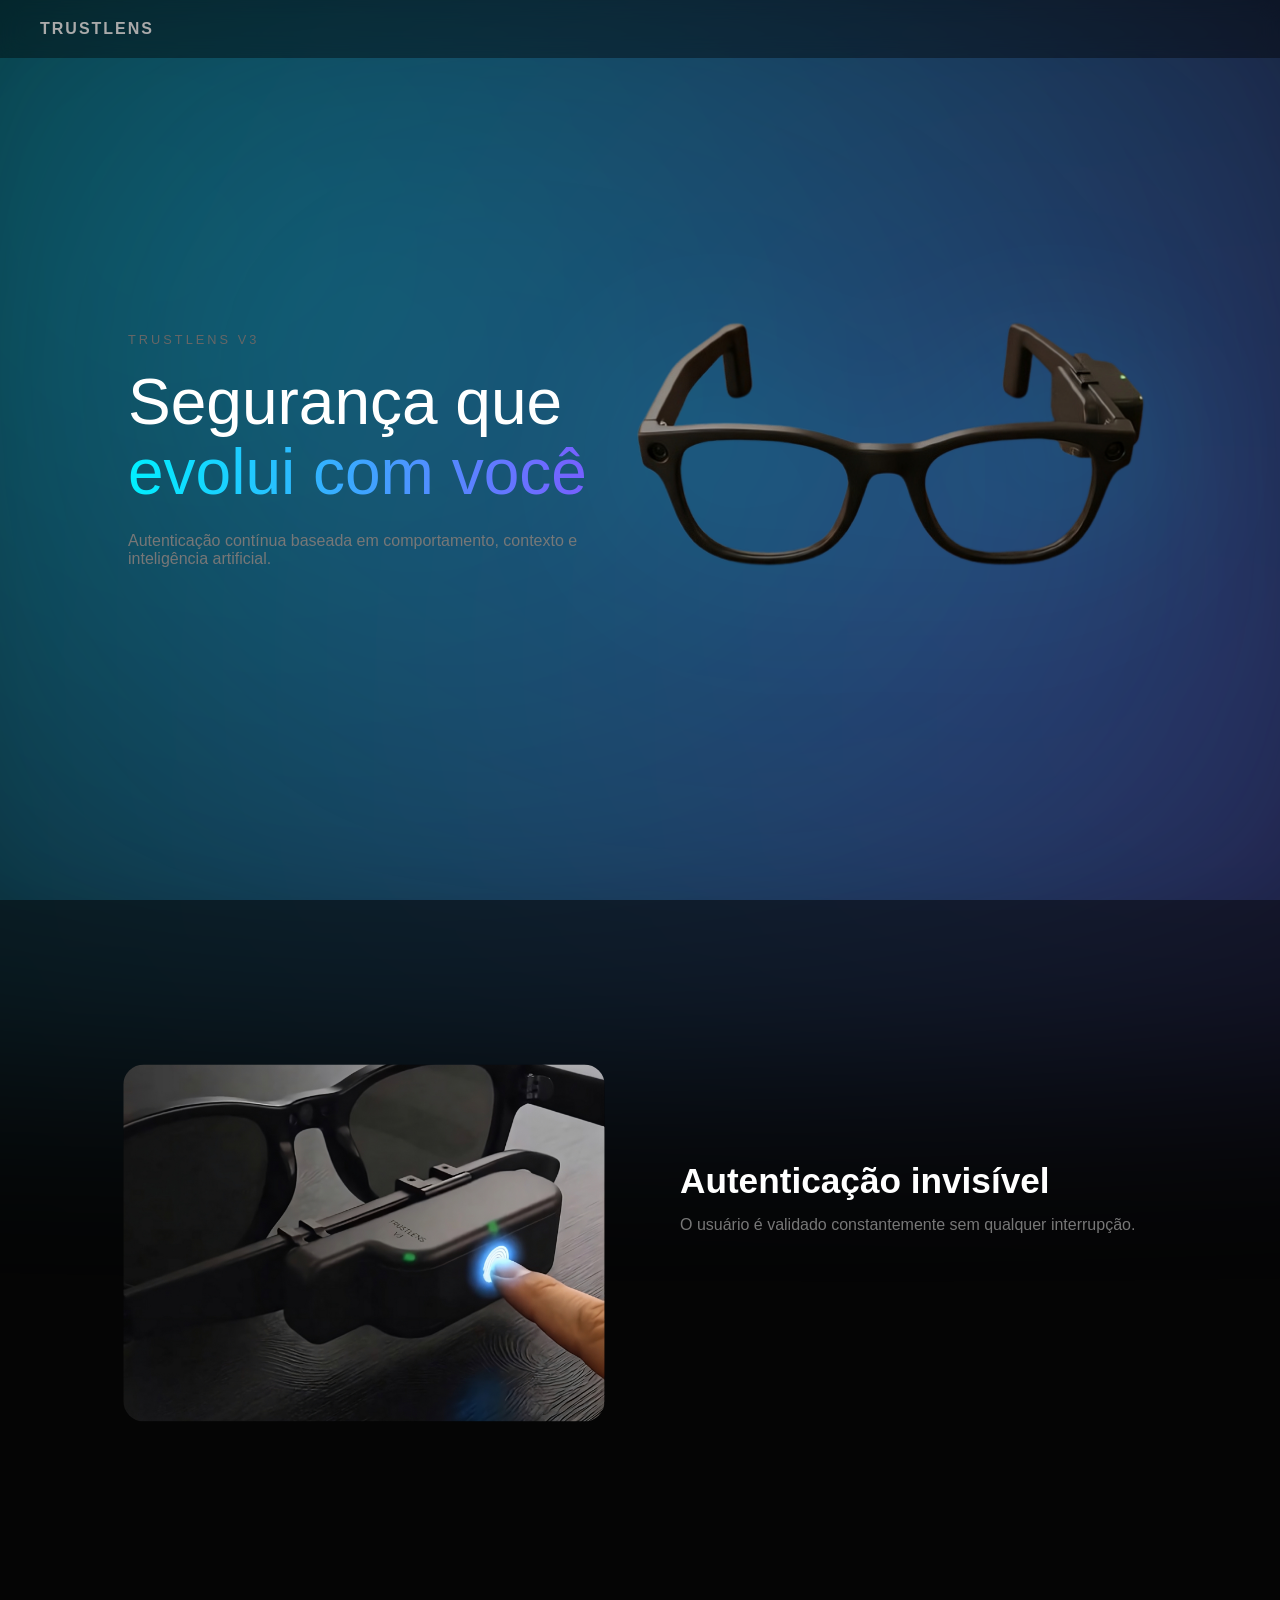
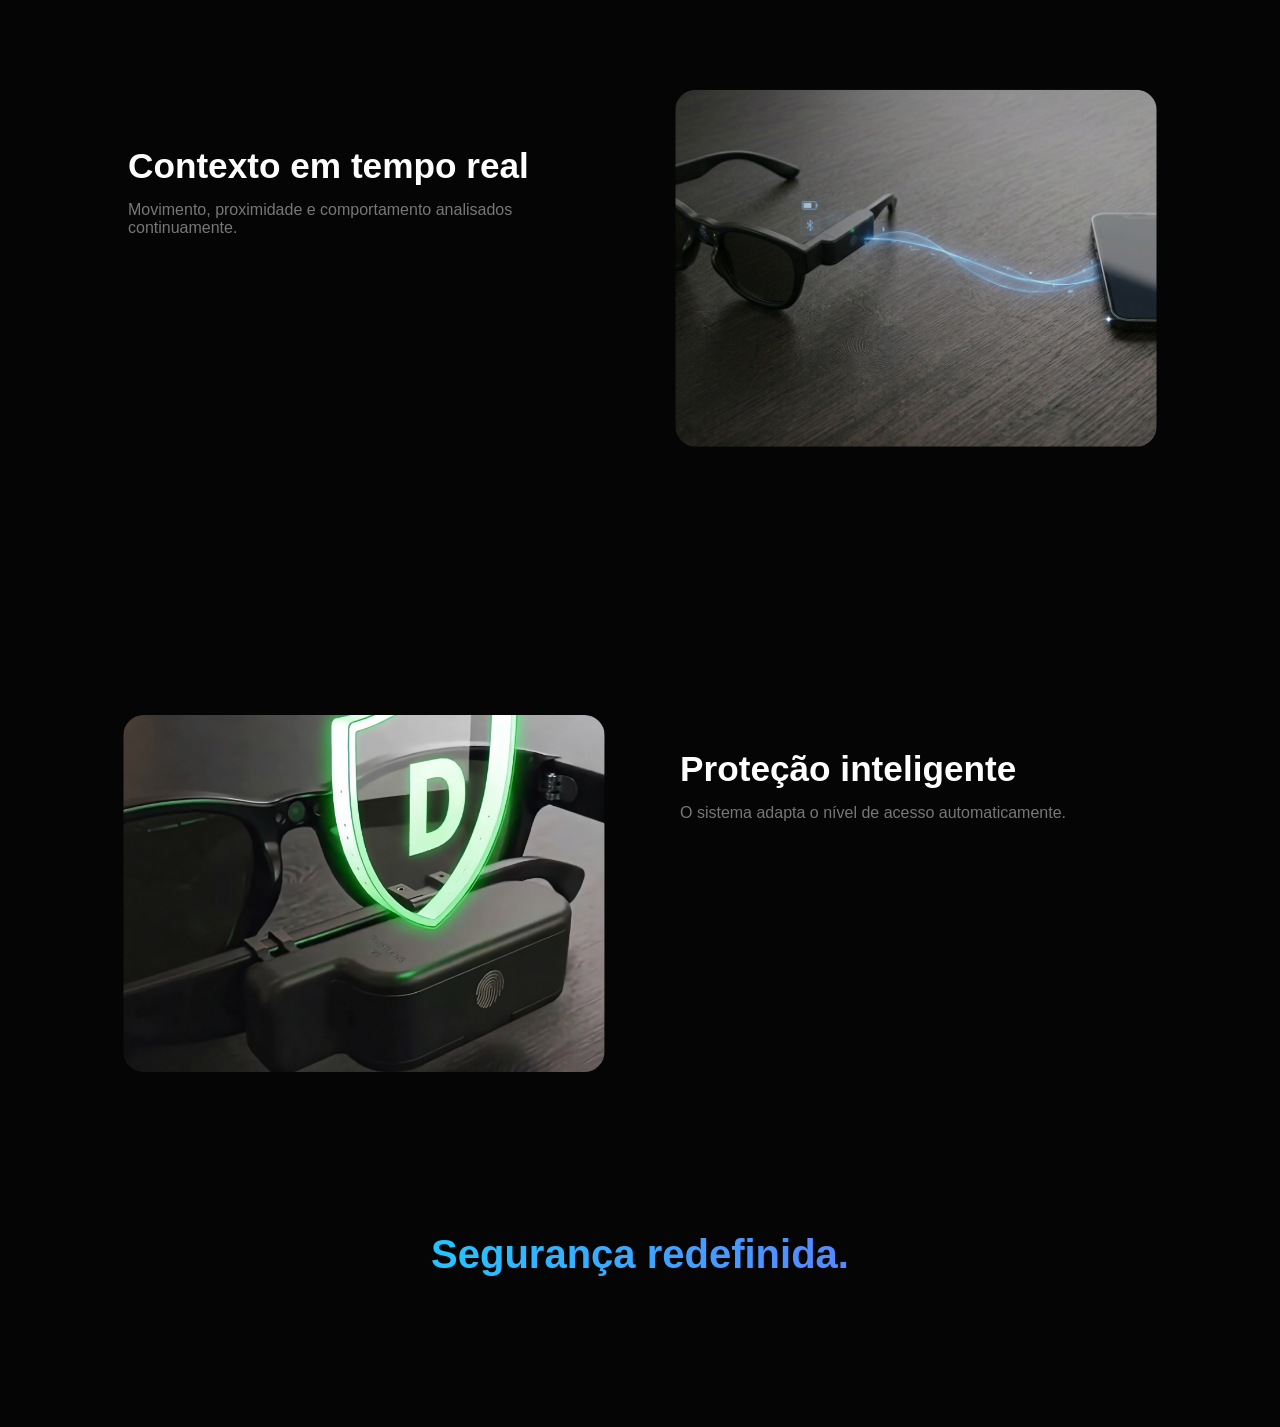
<file: index.html>
<!DOCTYPE html>
<html lang="pt-br">
<head>
<meta charset="UTF-8">
<meta name="viewport" content="width=device-width, initial-scale=1.0">
<title>TrustLens</title>

<link rel="stylesheet" href="style.css">
</head>

<body>

<header class="header">
    <div class="logo">TRUSTLENS</div>
</header>

<section class="hero">
    <div class="hero-bg"></div>

    <div class="hero-wrapper">
        <div class="hero-content">
            <p class="tag">TRUSTLENS V3</p>

            <h1>
                Segurança que<br>
                <span>evolui com você</span>
            </h1>

            <p class="desc">
                Autenticação contínua baseada em comportamento, contexto e inteligência artificial.
            </p>
        </div>

        <div class="hero-image">
            <img src="img/hero.png" alt="TrustLens">
        </div>
    </div>
</section>

<section class="section">
    <div class="image">
        <img src="img/1.png">
    </div>
    <div class="text">
        <h2>Autenticação invisível</h2>
        <p>O usuário é validado constantemente sem qualquer interrupção.</p>
    </div>
</section>

<section class="section reverse">
    <div class="image">
        <img src="img/3.1.png">
    </div>
    <div class="text">
        <h2>Contexto em tempo real</h2>
        <p>Movimento, proximidade e comportamento analisados continuamente.</p>
    </div>
</section>

<section class="section">
    <div class="image">
        <img src="img/2.png">
    </div>
    <div class="text">
        <h2>Proteção inteligente</h2>
        <p>O sistema adapta o nível de acesso automaticamente.</p>
    </div>
</section>

<section class="final">
    <h2>Segurança redefinida.</h2>
</section>

<script src="script.js"></script>
</body>
</html>
</file>
<file: style.css>
* {
    margin: 0;
    padding: 0;
    box-sizing: border-box;
    font-family: -apple-system, BlinkMacSystemFont, "Segoe UI", sans-serif;
}

body {
    background: #050505;
    color: white;
}

/* HEADER */
.header {
    position: fixed;
    width: 100%;
    padding: 20px 40px;
    backdrop-filter: blur(10px);
    background: rgba(0,0,0,0.4);
    z-index: 1000;
}

.logo {
    font-weight: 600;
    letter-spacing: 2px;
    color: #aaa;
}

/* HERO NOVA */
/* HERO */
.hero {
    position: relative;
    height: 100vh;
    display: flex;
    align-items: center;
    padding: 0 10%;
    overflow: hidden;
}

/* FUNDO ANIMADO */
.hero-bg {
    position: absolute;
    width: 120%;
    height: 120%;
    top: -10%;
    left: -10%;

    background: radial-gradient(circle at 30% 40%, rgba(0,240,255,0.25), transparent),
                radial-gradient(circle at 70% 60%, rgba(122,92,255,0.25), transparent);

    filter: blur(80px);
    z-index: 0;
    transition: transform 0.2s ease;
}

/* WRAPPER */
.hero-wrapper {
    display: flex;
    align-items: center;
    justify-content: space-between;
    width: 100%;
    z-index: 2;
}

/* TEXTO */
.hero-content {
    max-width: 600px;

    opacity: 0;
    transform: translateY(40px);
    animation: heroFade 1s ease forwards;
}

/* TAG */
.tag {
    font-size: 0.8rem;
    letter-spacing: 3px;
    color: #666;
    margin-bottom: 20px;
}

/* TÍTULO */
.hero h1 {
    font-size: 4rem;
    font-weight: 500;
    line-height: 1.1;
}

.hero h1 span {
    background: linear-gradient(90deg, #00f0ff, #7a5cff);
    -webkit-background-clip: text;
    color: transparent;
}

/* DESCRIÇÃO */
.desc {
    margin-top: 25px;
    color: #777;
    max-width: 500px;
}

/* IMAGEM */
.hero-image {
    flex: 1;
    display: flex;
    justify-content: center;
}

.hero-image img {
    width: 600px;
    max-width: 100%;

    animation: float 4s ease-in-out infinite;
    filter: drop-shadow(0 30px 80px rgba(0,255,255,0.25));
}

/* FLOAT */
@keyframes float {
    0% { transform: translateY(0px); }
    50% { transform: translateY(-15px); }
    100% { transform: translateY(0px); }
}

/* ENTRADA TEXTO */
@keyframes heroFade {
    to {
        opacity: 1;
        transform: translateY(0);
    }
}

/* RESPONSIVO */
@media (max-width: 900px) {
    .hero-wrapper {
        flex-direction: column;
        text-align: center;
        gap: 40px;
    }

    .hero h1 {
        font-size: 2.5rem;
    }

    .hero-image img {
        width: 250px;
    }
}

/* SECTION */
.section {
    display: flex;
    align-items: center;
    gap: 80px;
    padding: 120px 10%;
}

.section.reverse {
    flex-direction: row-reverse;
}

/* IMAGE */
.image {
    flex: 1;
}

.image img {
    width: 100%;
    height: 350px;
    object-fit: cover;
    border-radius: 20px;
    transition: transform 0.6s ease, box-shadow 0.6s ease;
}

/* TEXT */
.text {
    flex: 1;
}

.text h2 {
    font-size: 2.2rem;
    margin-bottom: 15px;
}

.text p {
    color: #777;
}

/* FINAL */
.final {
    padding: 150px 10%;
    text-align: center;
}

.final h2 {
    font-size: 2.5rem;
    background: linear-gradient(90deg, #00f0ff, #7a5cff);
    -webkit-background-clip: text;
    color: transparent;
}

/* ANIMAÇÃO */
.fade {
    opacity: 0;
    transform: translateY(40px);
    transition: all 0.8s ease;
}

.fade.show {
    opacity: 1;
    transform: translateY(0);
}

/* HOVER MODERNO */
.image img:hover {
    transform: scale(1.05);
    box-shadow: 0 20px 60px rgba(0,255,255,0.2);
}

/* FUNDO GLOBAL ANIMADO */
body::before {
    content: "";
    position: fixed;
    width: 140%;
    height: 140%;
    top: -20%;
    left: -20%;
    z-index: -1;

    background: radial-gradient(circle at 20% 30%, rgba(0,240,255,0.15), transparent),
                radial-gradient(circle at 80% 70%, rgba(122,92,255,0.15), transparent);

    filter: blur(100px);
    transition: transform 0.2s ease;
}

/* FADE GLOBAL */
.fade-up {
    opacity: 0;
    transform: translateY(50px);
    transition: all 0.8s ease;
}

.fade-up.show {
    opacity: 1;
    transform: translateY(0);
}

/* RESPONSIVO */
@media (max-width: 900px) {
    .section {
        flex-direction: column;
        text-align: center;
    }

    .section.reverse {
        flex-direction: column;
    }

    .hero h1 {
        font-size: 2.5rem;
    }
}
</file>
